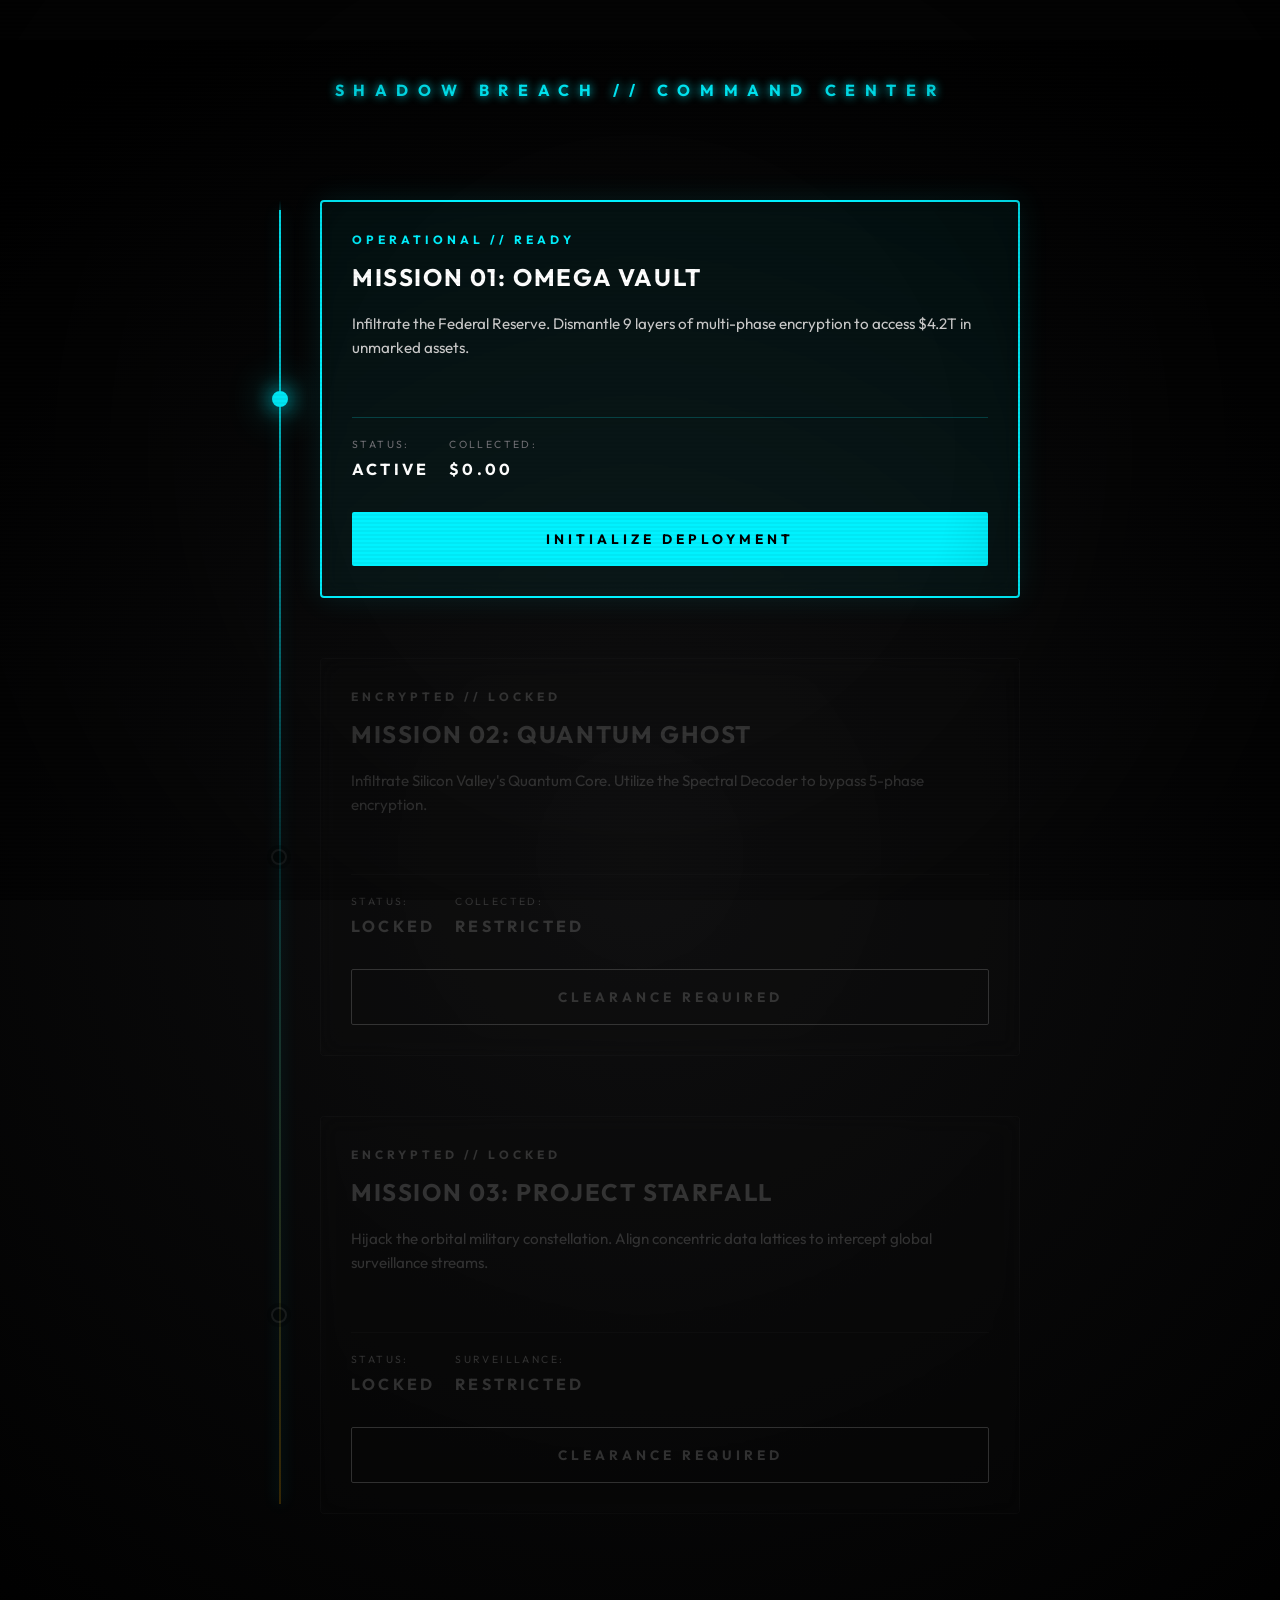
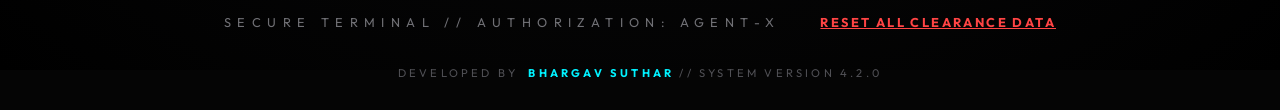
<file: index.html>
<!DOCTYPE html>
<html lang="en">

<head>
    <meta charset="UTF-8">
    <meta name="viewport" content="width=device-width, initial-scale=1.0">
    <title>SHADOW BREACH // ULTIMATE TERMINAL BYPASS</title>

    <!-- SEO Meta Tags -->
    <meta name="description"
        content="Infiltrate the most secure networks on the planet. Bypass Omega Vaults, Quantum Cores, and Orbital Lattices in this high-intensity hacking simulator.">
    <meta name="keywords" content="shadow breach, hacking simulator, terminal game, cyberpunk, decryption, puzzle game">
    <meta name="author" content="Bhargav Suthar">

    <!-- Open Graph / Facebook -->
    <meta property="og:type" content="website">
    <meta property="og:url" content="https://shadow-breach.vercel.app/">
    <meta property="og:title" content="SHADOW BREACH // ULTIMATE TERMINAL BYPASS">
    <meta property="og:description"
        content="The world's most secure networks are vulnerable. Can you exfiltrate the data?">
    <meta property="og:image" content="https://shadow-breach.vercel.app/og-preview.png">

    <!-- Twitter -->
    <meta property="twitter:card" content="summary_large_image">
    <meta property="twitter:url" content="https://shadow-breach.vercel.app/">
    <meta property="twitter:title" content="SHADOW BREACH // ULTIMATE TERMINAL BYPASS">
    <meta property="twitter:description"
        content="The world's most secure networks are vulnerable. Can you exfiltrate the data?">
    <meta property="twitter:image" content="https://shadow-breach.vercel.app/og-preview.png">

    <link rel="stylesheet" href="style.css">
    <link rel="preconnect" href="https://fonts.googleapis.com">
    <link rel="preconnect" href="https://fonts.gstatic.com" crossorigin>
    <link rel="icon" type="image/png" href="favicon.png">
    <link rel="apple-touch-icon" href="favicon.png">
    <style>
        :root {
            --accent-cyan: #00f2ff;
            --text-dim: #707075;
            --bg-black: #020203;
        }
    </style>
    <link href="https://fonts.googleapis.com/css2?family=Outfit:wght@200;300;400;700&display=swap" rel="stylesheet">
</head>

<body>
    <!-- Mobile Optimization Warning -->
    <div id="mobile-warning">
        <div class="warning-content">
            <div class="warning-icon">⚠</div>
            <div class="warning-header">SYSTEM ALERT: HARDWARE MISMATCH</div>
            <div class="warning-text">
                Shadow Breach is a high-intensity terminal simulator optimized for
                <span class="highlight">Laptop & Desktop</span> displays.
            </div>
            <div class="warning-subtext">
                Mobile experience may be degraded. For optimal decryption performance,
                please switch to a larger terminal.
            </div>
            <button id="close-warning">INITIATE DESPITE RISKS</button>
        </div>
    </div>

    <h1
        style="position: absolute; width: 1px; height: 1px; padding: 0; margin: -1px; overflow: hidden; clip: rect(0, 0, 0, 0); border: 0;">
        SHADOW BREACH // ULTIMATE TERMINAL BYPASS</h1>

    <!-- Mission Hub // Command Center -->
    <div id="mission-briefing" class="active">

        <!-- STATE 01: CAMPAIGN HUB -->
        <div id="campaign-hub" style="max-width: 1000px; width: 100%; display: block; margin: 0 auto;">
            <div class="briefing-header"
                style="text-align: center; font-size: 1rem; letter-spacing: 0.6rem; margin-bottom: 60px; color: var(--accent-cyan); font-weight: 700;">
                SHADOW BREACH // COMMAND CENTER</div>

            <div id="campaign-grid" class="campaign-grid"
                style="display: flex; flex-direction: column; gap: 60px; margin-bottom: 60px;">
                <!-- Mission 01 Card -->
                <div class="mission-card" id="card-m1"
                    style="background: rgba(0, 242, 255, 0.05); border: 2px solid var(--accent-cyan); padding: 30px; border-radius: 4px; position: relative; transition: all 0.3s ease; box-shadow: 0 0 30px rgba(0, 242, 255, 0.1);">
                    <div class="label" id="label-m1"
                        style="color: var(--accent-cyan); font-size: 0.75rem; letter-spacing: 0.25rem; margin-bottom: 15px; font-weight: 700;">
                        OPERATIONAL // READY</div>
                    <h2
                        style="font-size: 1.5rem; margin-bottom: 20px; letter-spacing: 0.1rem; color: #fff; font-weight: 700;">
                        MISSION 01: OMEGA VAULT</h2>
                    <p
                        style="font-size: 0.95rem; color: #ccc; margin-bottom: 25px; line-height: 1.6; height: 5rem; overflow: hidden;">
                        Infiltrate the Federal Reserve. Dismantle 9 layers of multi-phase encryption to access $4.2T in
                        unmarked assets.</p>
                    <div class="mission-info"
                        style="display: flex; gap: 20px; border-top: 1px solid rgba(0, 242, 255, 0.2); padding-top: 20px; margin-bottom: 25px;">
                        <div class="stat"><span
                                style="display:block; font-size: 0.65rem; color: var(--text-dim); letter-spacing: 0.15rem; margin-bottom: 8px;">STATUS:</span>
                            <span id="status-m1" style="color: #fff; font-size: 1rem; font-weight: 700;">ACTIVE</span>
                        </div>
                        <div class="stat"><span
                                style="display:block; font-size: 0.65rem; color: var(--text-dim); letter-spacing: 0.15rem; margin-bottom: 8px;">COLLECTED:</span>
                            <span id="result-m1" style="color: #fff; font-size: 1rem; font-weight: 700;">$0.00</span>
                        </div>
                    </div>
                    <button id="open-briefing-m1"
                        style="width: 100%; padding: 18px; background: var(--accent-cyan); color: #000; border: none; font-family: inherit; font-weight: 700; font-size: 0.85rem; letter-spacing: 0.25rem; cursor: pointer; text-transform: uppercase; border-radius: 2px;">INITIALIZE
                        DEPLOYMENT</button>
                </div>

                <!-- Mission 02 Card -->
                <div class="mission-card locked" id="card-m2"
                    style="background: rgba(255, 255, 255, 0.02); border: 1px solid rgba(255, 255, 255, 0.05); padding: 30px; border-radius: 4px; position: relative; opacity: 0.4; filter: grayscale(1); transition: all 0.5s ease;">
                    <div class="label" id="label-m2"
                        style="color: var(--text-dim); font-size: 0.75rem; letter-spacing: 0.25rem; margin-bottom: 15px; font-weight: 700;">
                        ENCRYPTED // LOCKED</div>
                    <h2
                        style="font-size: 1.5rem; margin-bottom: 20px; letter-spacing: 0.1rem; color: var(--text-dim); font-weight: 700;">
                        MISSION 02: QUANTUM GHOST</h2>
                    <p
                        style="font-size: 0.95rem; color: var(--text-dim); margin-bottom: 25px; line-height: 1.6; height: 5rem; overflow: hidden;">
                        Infiltrate Silicon Valley's Quantum Core. Utilize the Spectral Decoder to bypass 5-phase
                        encryption.</p>
                    <div class="mission-info"
                        style="display: flex; gap: 20px; border-top: 1px solid rgba(255, 255, 255, 0.05); padding-top: 20px; margin-bottom: 25px;">
                        <div class="stat"><span
                                style="display:block; font-size: 0.65rem; color: var(--text-dim); letter-spacing: 0.15rem; margin-bottom: 8px;">STATUS:</span>
                            <span id="status-m2"
                                style="color: var(--text-dim); font-size: 1rem; font-weight: 700;">LOCKED</span>
                        </div>
                        <div class="stat"><span
                                style="display:block; font-size: 0.65rem; color: var(--text-dim); letter-spacing: 0.15rem; margin-bottom: 8px;">COLLECTED:</span>
                            <span id="result-m2"
                                style="color: var(--text-dim); font-size: 1rem; font-weight: 700;">RESTRICTED</span>
                        </div>
                    </div>
                    <a id="link-m2" href="javascript:void(0)"
                        style="width: 100%; text-decoration: none; cursor: not-allowed; display: block;">
                        <button type="button" id="btn-m2" disabled
                            style="width: 100%; border: 1px solid var(--text-dim); background: transparent; color: var(--text-dim); padding: 18px; font-family: inherit; font-weight: 700; font-size: 0.85rem; letter-spacing: 0.25rem; cursor: not-allowed; text-transform: uppercase; border-radius: 2px;">CLEARANCE
                            REQUIRED</button>
                    </a>
                </div>

                <!-- Mission 03 Card -->
                <div class="mission-card locked" id="card-m3"
                    style="background: rgba(255, 255, 255, 0.02); border: 1px solid rgba(255, 255, 255, 0.05); padding: 30px; border-radius: 4px; position: relative; opacity: 0.4; filter: grayscale(1); transition: all 0.5s ease;">
                    <div class="label" id="label-m3"
                        style="color: var(--text-dim); font-size: 0.75rem; letter-spacing: 0.25rem; margin-bottom: 15px; font-weight: 700;">
                        ENCRYPTED // LOCKED</div>
                    <h2
                        style="font-size: 1.5rem; margin-bottom: 20px; letter-spacing: 0.1rem; color: var(--text-dim); font-weight: 700;">
                        MISSION 03: PROJECT STARFALL</h2>
                    <p
                        style="font-size: 0.95rem; color: var(--text-dim); margin-bottom: 25px; line-height: 1.6; height: 5rem; overflow: hidden;">
                        Hijack the orbital military constellation. Align concentric data lattices to intercept global
                        surveillance streams.</p>
                    <div class="mission-info"
                        style="display: flex; gap: 20px; border-top: 1px solid rgba(255, 255, 255, 0.05); padding-top: 20px; margin-bottom: 25px;">
                        <div class="stat"><span
                                style="display:block; font-size: 0.65rem; color: var(--text-dim); letter-spacing: 0.15rem; margin-bottom: 8px;">STATUS:</span>
                            <span id="status-m3"
                                style="color: var(--text-dim); font-size: 1rem; font-weight: 700;">LOCKED</span>
                        </div>
                        <div class="stat"><span
                                style="display:block; font-size: 0.65rem; color: var(--text-dim); letter-spacing: 0.15rem; margin-bottom: 8px;">SURVEILLANCE:</span>
                            <span id="result-m3"
                                style="color: var(--text-dim); font-size: 1rem; font-weight: 700;">RESTRICTED</span>
                        </div>
                    </div>
                    <a id="link-m3" href="javascript:void(0)"
                        style="text-decoration: none; cursor: not-allowed; display: block;">
                        <button id="btn-m3" disabled
                            style="width: 100%; padding: 18px; background: transparent; color: var(--text-dim); border: 1px solid var(--text-dim); font-family: inherit; font-weight: 700; font-size: 0.85rem; letter-spacing: 0.25rem; cursor: not-allowed; text-transform: uppercase; border-radius: 2px;">CLEARANCE
                            REQUIRED</button>
                    </a>
                </div>
            </div>

            <div style="text-align: center; display: flex; justify-content: center; gap: 40px;">
                <div
                    style="color: var(--text-dim); font-size: 0.8rem; letter-spacing: 0.4rem; text-transform: uppercase;">
                    SECURE TERMINAL // AUTHORIZATION: AGENT-X
                </div>
                <div id="reset-progress"
                    style="color: #ff4444; font-size: 0.8rem; letter-spacing: 0.15rem; cursor: pointer; text-decoration: underline; font-weight: 700;">
                    RESET ALL CLEARANCE DATA</div>
            </div>
        </div>

        <!-- STATE 02: CINEMATIC MISSION BRIEFING -->
        <div id="mission-intro-m1" style="max-width: 900px; width: 100%; display: none;">
            <div class="briefing-header"
                style="font-size: 1rem; letter-spacing: 0.6rem; color: var(--accent-cyan); margin-bottom: 40px; font-weight: 700;">
                INCOMING TRANSMISSION // OMEGA VAULT</div>
            <div class="briefing-body" style="margin-bottom: 60px;">
                <p class="typewriter" style="font-size: 1.4rem;">AGENT, YOUR OBJECTIVE IS THE FEDERAL RESERVE OMEGA
                    VAULT.</p>
                <p class="typewriter delay-1" style="font-size: 1.4rem;">WE HAVE BORED A HOLE INTO THE EXTERIOR
                    FIREWALL.</p>
                <p class="typewriter delay-2" style="font-size: 1.4rem;">9 LAYERS OF MULTI-PHASE ENCRYPTION REMAIN.</p>
                <p class="typewriter delay-3" style="font-size: 1.4rem;">OPERATIONAL WINDOW: <span class="highlight">300
                        SECONDS</span>.</p>

                <div class="mission-stats"
                    style="display: grid; grid-template-columns: repeat(3, 1fr); gap: 30px; margin-top: 50px; padding-top: 50px; border-top: 1px solid #2a2a2c; opacity: 0; animation: fade-in 1s ease forwards; animation-delay: 9s;">
                    <div class="stat"><span
                            style="display:block; font-size: 0.85rem; color: var(--text-dim); margin-bottom: 10px; letter-spacing: 0.2rem;">TARGET:</span>
                        <span style="font-weight: 700; font-size: 1.3rem; color: #fff;">FEDERAL RESERVE</span>
                    </div>
                    <div class="stat"><span
                            style="display:block; font-size: 0.85rem; color: var(--text-dim); margin-bottom: 10px; letter-spacing: 0.2rem;">PROTOCOLS:</span>
                        <span style="font-weight: 700; font-size: 1.3rem; color: #fff;">9-LAYER STACK</span>
                    </div>
                    <div class="stat"><span
                            style="display:block; font-size: 0.85rem; color: var(--text-dim); margin-bottom: 10px; letter-spacing: 0.2rem;">LOOT:</span>
                        <span style="font-weight: 700; font-size: 1.3rem; color: #fff;">$4.2T ASSETS</span>
                    </div>
                </div>
            </div>
            <div
                style="display: flex; gap: 30px; opacity: 0; animation: fade-in 1s ease forwards; animation-delay: 10.5s;">
                <button id="accept-mission-btn"
                    style="flex: 2; padding: 25px; background: var(--accent-cyan); color: #000; border: none; font-family: inherit; font-weight: 700; font-size: 1.2rem; letter-spacing: 0.3rem; cursor: pointer; text-transform: uppercase;">INITIALIZE
                    BREACH</button>
                <button id="back-to-hub"
                    style="flex: 1; padding: 25px; background: transparent; color: var(--text-dim); border: 2px solid #2a2a2c; font-family: inherit; font-weight: 700; font-size: 1.2rem; letter-spacing: 0.2rem; cursor: pointer; text-transform: uppercase;">ABORT</button>
            </div>
        </div>

        <div class="tactical-footer">
            DEVELOPED BY <a href="https://www.linkedin.com/in/bhargav-suthar/" target="_blank">BHARGAV SUTHAR</a> //
            SYSTEM VERSION 4.2.0
        </div>
    </div>

    <div id="terminal-housing" style="display: none;">
        <!-- Top Info HUD -->
        <div id="hud-top">
            <div class="hud-item">
                <span class="label">LEVEL</span>
                <span id="level-val">1</span>
            </div>
            <div class="hud-item">
                <span class="label">SECURE TRIALS</span>
                <span id="lives-val">3</span>
            </div>
            <div class="hud-item">
                <span class="label">TIME</span>
                <span id="timer-val">00:00</span>
            </div>
        </div>

        <div id="dial-frame">
            <canvas id="lockCanvas"></canvas>

            <!-- Central Management Console -->
            <div id="status-container">
                <div id="lock-header">BREACH STATUS</div>
                <div id="lock-state">LOCKED</div>
                <div id="progress-track">
                    <!-- Progress slots will be injected by JS -->
                </div>
            </div>
        </div>

        <div id="instruction">HOLD STEADY. PRESS [ SPACE ] AT INTERSECTION.</div>

        <!-- SYSTEM CONTROLS -->
        <div id="system-controls">
            <button id="pause-btn" class="ctrl-btn">PAUSE</button>
            <button id="restart-btn" class="ctrl-btn">RESTART LAYER</button>
            <button id="reset-all-btn" class="ctrl-btn danger">FACTORY RESET</button>
        </div>
    </div>

    <!-- Celebration Layer -->
    <canvas id="celebration-canvas"></canvas>

    <div id="overlay">
        <div class="modal">
            <div id="modal-decor"></div>
            <h1 id="modal-title">ACCESS GRANTED</h1>
            <p id="modal-msg">Sector decrypted. Ready for next layer.</p>
            <div id="loot-status"></div>
            <button id="modal-btn">PROCEED</button>
        </div>
    </div>

    <script src="sound.js"></script>
    <script src="game.js"></script>
    <script>
        // UI Navigation Logic
        const campaignHub = document.getElementById('campaign-hub');
        const missionIntro = document.getElementById('mission-intro-m1');
        const terminalHousing = document.getElementById('terminal-housing');

        // First Interaction Audio Unlock
        document.addEventListener('click', () => {
            if (typeof SFX !== 'undefined') SFX.startAmbient();
        }, { once: true });

        document.getElementById('open-briefing-m1').addEventListener('click', () => {
            campaignHub.style.display = 'none';
            missionIntro.style.display = 'block';
            // Re-trigger typewriter animation
            const paras = missionIntro.querySelectorAll('.typewriter');
            paras.forEach(p => {
                p.style.animation = 'none';
                p.offsetHeight; // trigger reflow
                p.style.animation = null;
            });

            // Trigger typing sounds
            if (typeof SFX !== 'undefined') {
                paras.forEach((p, index) => {
                    // Delay start based on css animation delay (approx 2.5s per line)
                    const delay = index * 2500;
                    setTimeout(() => {
                        let clicks = 0;
                        const interval = setInterval(() => {
                            SFX.playTypingSound();
                            clicks++;
                            if (clicks > 25) clearInterval(interval); // Stop after approx line length
                        }, 80);
                    }, delay);
                });
            }
        });

        document.getElementById('back-to-hub').addEventListener('click', () => {
            campaignHub.style.display = 'block';
            missionIntro.style.display = 'none';
        });

        // The game.js handles #accept-mission-btn which hides the overlay and starts game
        const originalAcceptBtn = document.getElementById('accept-mission-btn');
        originalAcceptBtn.addEventListener('click', () => {
            terminalHousing.style.display = 'flex';
        });

        // Mission Hub Progression Logic
        function syncMissionHub() {
            const m1_complete = localStorage.getItem('m1_cleared') === 'true';
            const m2_complete = localStorage.getItem('m2_cleared') === 'true';
            const m3_complete = localStorage.getItem('m3_cleared') === 'true';

            if (m1_complete) {
                // Update Mission 1 Card
                document.getElementById('status-m1').innerText = 'SECURED';
                document.getElementById('status-m1').style.color = 'var(--accent-cyan)';
                document.getElementById('result-m1').innerText = '$4.2T EXFILTRATED';
                document.getElementById('result-m1').style.color = 'var(--accent-cyan)';
                document.getElementById('label-m1').innerText = 'MISSION COMPLETE';
                document.getElementById('label-m1').style.color = 'var(--accent-cyan)';
                document.getElementById('card-m1').style.borderColor = 'rgba(0, 242, 255, 0.4)';
                document.getElementById('card-m1').style.background = 'rgba(255, 255, 255, 0.03)';

                // Unlock Mission 2
                const m2Card = document.getElementById('card-m2');
                const m2Link = document.getElementById('link-m2');
                const m2Btn = document.getElementById('btn-m2');
                const m2Label = document.getElementById('label-m2');

                m2Card.style.opacity = '1';
                m2Card.style.filter = 'none';
                m2Card.style.border = '2px solid var(--accent-cyan)';
                m2Card.style.background = 'rgba(0, 242, 255, 0.05)';
                m2Card.style.boxShadow = '0 0 30px rgba(0, 242, 255, 0.1)';

                m2Label.innerText = 'CLEARANCE GRANTED';
                m2Label.style.color = 'var(--accent-cyan)';

                document.getElementById('status-m2').innerText = 'AVAILABLE';
                document.getElementById('status-m2').style.color = '#fff';
                document.getElementById('result-m2').innerText = 'AWAITING DEPLOYMENT';
                document.getElementById('result-m2').style.color = '#fff';

                m2Card.querySelectorAll('h2, p').forEach(el => el.style.color = el.tagName === 'H2' ? '#fff' : '#ccc');

                m2Btn.disabled = false;
                m2Btn.style.background = 'var(--accent-cyan)';
                m2Btn.style.color = '#000';
                m2Btn.style.border = 'none';
                m2Btn.style.cursor = 'pointer';
                m2Btn.innerText = 'INITIALIZE BREACH';
                m2Link.href = 'quantum.html';
                m2Link.style.cursor = 'pointer';
            }

            if (m2_complete) {
                document.getElementById('status-m2').innerText = 'BREACHED';
                document.getElementById('status-m2').style.color = 'var(--accent-cyan)';
                document.getElementById('result-m2').innerText = 'QUANTUM CORE SECURED';
                document.getElementById('result-m2').style.color = 'var(--accent-cyan)';
                document.getElementById('label-m2').innerText = 'MISSION COMPLETE';

                // Unlock Mission 3
                const m3Card = document.getElementById('card-m3');
                const m3Link = document.getElementById('link-m3');
                const m3Btn = document.getElementById('btn-m3');
                const m3Label = document.getElementById('label-m3');

                m3Card.style.opacity = '1';
                m3Card.style.filter = 'none';
                m3Card.style.border = '2px solid #ffb400';
                m3Card.style.background = 'rgba(255, 180, 0, 0.05)';
                m3Card.style.boxShadow = '0 0 30px rgba(255, 180, 0, 0.1)';

                m3Label.innerText = 'CLEARANCE GRANTED';
                m3Label.style.color = '#ffb400';

                document.getElementById('status-m3').innerText = 'AVAILABLE';
                document.getElementById('status-m3').style.color = '#fff';
                document.getElementById('result-m3').innerText = 'AWAITING SYNC';
                document.getElementById('result-m3').style.color = '#fff';

                m3Card.querySelectorAll('h2, p').forEach(el => el.style.color = el.tagName === 'H2' ? '#fff' : '#ccc');

                m3Btn.disabled = false;
                m3Btn.style.background = '#ffb400';
                m3Btn.style.color = '#000';
                m3Btn.style.border = 'none';
                m3Btn.style.cursor = 'pointer';
                m3Btn.innerText = 'INITIALIZE ORBITAL SYNC';
                m3Link.href = 'starfall.html';
                m3Link.style.cursor = 'pointer';
            }

            if (m3_complete) {
                document.getElementById('status-m3').innerText = 'HIJACKED';
                document.getElementById('status-m3').style.color = '#ffb400';
                document.getElementById('result-m3').innerText = 'SURVEILLANCE SECURED';
                document.getElementById('result-m3').style.color = '#ffb400';
                document.getElementById('label-m3').innerText = 'MISSION COMPLETE';
            }
        }

        document.getElementById('reset-progress').addEventListener('click', () => {
            if (confirm('Are you sure you want to RE-LOCK all missions?')) {
                localStorage.removeItem('m1_cleared');
                localStorage.removeItem('m2_cleared');
                localStorage.removeItem('m3_cleared');
                location.reload();
            }
        });

        // Initial sync
        syncMissionHub();
        // Keep synced
        setInterval(syncMissionHub, 2000);

        // Global Button Sound
        document.addEventListener('click', (e) => {
            if (e.target.tagName === 'BUTTON' || e.target.closest('button')) {
                if (typeof SFX !== 'undefined') SFX.playClick();
                // Screen shake on critical buttons
                if (e.target.classList.contains('danger')) {
                    document.body.classList.add('screen-shake');
                    setTimeout(() => document.body.classList.remove('screen-shake'), 400);
                }
            }
        });
        // Mobile Warning Close Logic
        const closeWarningBtn = document.getElementById('close-warning');
        if (closeWarningBtn) {
            closeWarningBtn.addEventListener('click', () => {
                document.getElementById('mobile-warning').style.display = 'none';
            });
        }
    </script>

    <!-- Buy Me a Coffee Widget-->
    <script data-name="BMC-Widget" data-cfasync="false" src="https://cdnjs.buymeacoffee.com/1.0.0/widget.prod.min.js"
        data-id="bhargav1997" data-description="Support me on Buy me a coffee!" data-message="" data-color="#26B0A1"
        data-position="Right" data-x_margin="18" data-y_margin="18" defer></script>
</body>

</html>
</file>
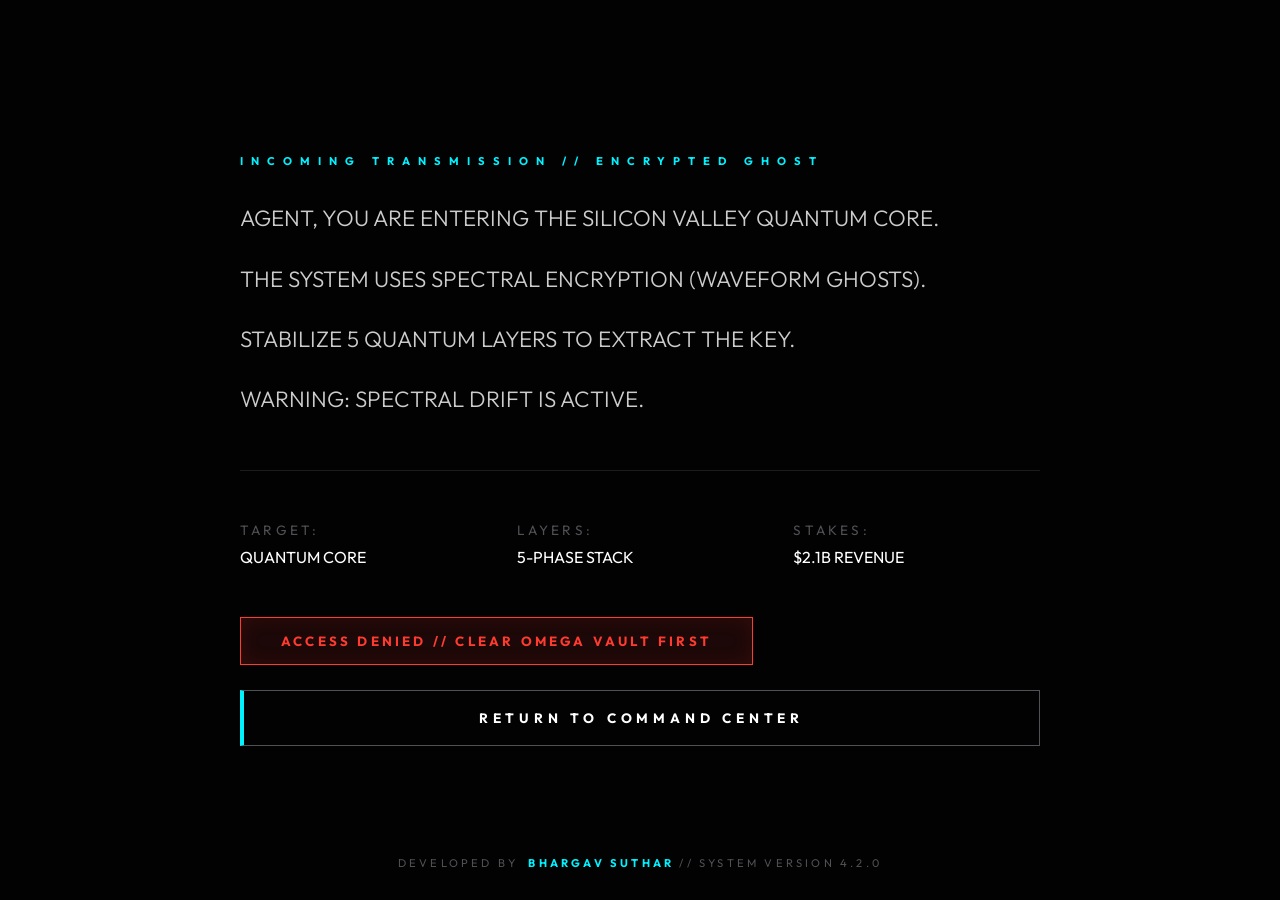
<file: quantum.html>
<!DOCTYPE html>
<html lang="en">

<head>
    <meta charset="UTF-8">
    <meta name="viewport" content="width=device-width, initial-scale=1.0">
    <title>SHADOW BREACH // QUANTUM GHOST</title>
    <link rel="stylesheet" href="quantum.css">
    <link rel="preconnect" href="https://fonts.googleapis.com">
    <link rel="preconnect" href="https://fonts.gstatic.com" crossorigin>
    <link rel="icon" type="image/png" href="favicon.png">
    <link
        href="https://fonts.googleapis.com/css2?family=Outfit:wght@200;400;700&family=JetBrains+Mono:wght@100;400&display=swap"
        rel="stylesheet">
</head>

<body>
    <!-- Mobile Optimization Warning -->
    <div id="mobile-warning">
        <div class="warning-content">
            <div class="warning-icon">⚠</div>
            <div class="warning-header">SYSTEM ALERT: HARDWARE MISMATCH</div>
            <div class="warning-text">
                Shadow Breach is a high-intensity terminal simulator optimized for
                <span class="highlight">Laptop & Desktop</span> displays.
            </div>
            <div class="warning-subtext">
                Mobile experience may be degraded. For optimal decryption performance,
                please switch to a larger terminal.
            </div>
            <button id="close-warning">INITIATE DESPITE RISKS</button>
        </div>
    </div>

    <div id="mission-briefing" class="active">
        <div class="briefing-content">
            <div class="briefing-header">INCOMING TRANSMISSION // ENCRYPTED GHOST</div>
            <div class="briefing-body">
                <p class="typewriter">AGENT, YOU ARE ENTERING THE SILICON VALLEY QUANTUM CORE.</p>
                <p class="typewriter delay-1">THE SYSTEM USES SPECTRAL ENCRYPTION (WAVEFORM GHOSTS).</p>
                <p class="typewriter delay-2">STABILIZE 5 QUANTUM LAYERS TO EXTRACT THE KEY.</p>
                <p class="typewriter delay-3">WARNING: SPECTRAL DRIFT IS ACTIVE.</p>
                <div class="mission-stats">
                    <div class="stat"><span>TARGET:</span> QUANTUM CORE</div>
                    <div class="stat"><span>LAYERS:</span> 5-PHASE STACK</div>
                    <div class="stat"><span>STAKES:</span> $2.1B REVENUE</div>
                </div>
            </div>
            <button id="accept-mission-btn">INITIALIZE QUANTUM SYNC</button>
        </div>
        <div class="tactical-footer">
            DEVELOPED BY <a href="https://www.linkedin.com/in/bhargav-suthar/" target="_blank">BHARGAV SUTHAR</a> //
            SYSTEM VERSION 4.2.0
        </div>
    </div>

    <div id="quantum-hud">
        <div class="hud-group">
            <span class="label">MISSION</span>
            <span class="value">QUANTUM GHOST</span>
        </div>
        <div class="hud-group">
            <span class="label">PROGRESS</span>
            <span id="phase-val" class="value">PHASE 01 / 05</span>
        </div>
        <div class="hud-group">
            <span class="label">SYNC STABILITY</span>
            <span id="sync-val" class="value">0%</span>
        </div>
        <div class="hud-group">
            <span class="label">TIME</span>
            <span id="timer-val" class="value">05:00</span>
        </div>
    </div>

    <div id="decoder-container">
        <canvas id="spectralCanvas"></canvas>

        <div id="wave-controls">
            <div class="control-group">
                <label>AMPLITUDE [W/S]</label>
                <div class="meter-track">
                    <div id="amp-meter" class="meter-fill" style="width: 50%"></div>
                </div>
            </div>
            <div class="control-group">
                <label>FREQUENCY [A/D]</label>
                <div class="meter-track">
                    <div id="freq-meter" class="meter-fill" style="width: 50%"></div>
                </div>
            </div>
            <div class="control-group">
                <label>PHASE [Q/E]</label>
                <div class="meter-track">
                    <div id="phase-meter" class="meter-fill" style="width: 50%"></div>
                </div>
            </div>
        </div>
    </div>

    <div id="status-display">
        <div id="instruction">MATCH SPECTRAL SIGNATURE TO BYPASS QUANTUM ENCRYPTION.</div>
        <div id="breach-status">INITIALIZING...</div>
    </div>

    <canvas id="celebration-canvas"></canvas>

    <div id="overlay">
        <div class="modal">
            <h1 id="modal-title">ACCESS GRANTED</h1>
            <p id="modal-msg">Quantum key extracted. Ready for next sequence.</p>
            <div id="loot-status"></div>
            <button id="modal-btn">NEXT PHASE</button>
            <button onclick="window.location.href='index.html'" class="secondary">RETURN TO HUB</button>
        </div>
    </div>

    <script src="sound.js"></script>
    <script src="quantum.js"></script>
    <script>
        // Mobile Warning Close Logic
        const closeWarningBtn = document.getElementById('close-warning');
        if (closeWarningBtn) {
            closeWarningBtn.addEventListener('click', () => {
                document.getElementById('mobile-warning').style.display = 'none';
            });
        }

        // Access Control Logic
        const acceptBtn = document.getElementById('accept-mission-btn');
        const m1Cleared = localStorage.getItem('m1_cleared') === 'true';

        if (!m1Cleared) {
            acceptBtn.disabled = true;
            acceptBtn.innerText = "ACCESS DENIED // CLEAR OMEGA VAULT FIRST";
            acceptBtn.classList.add('btn-locked');

            // Add premium return button
            const returnBtn = document.createElement('button');
            returnBtn.innerText = "RETURN TO COMMAND CENTER";
            returnBtn.className = "btn-return-hub";
            returnBtn.onclick = () => window.location.href = 'index.html';
            acceptBtn.parentNode.appendChild(returnBtn);
        }
    </script>
</body>

</html>
</file>
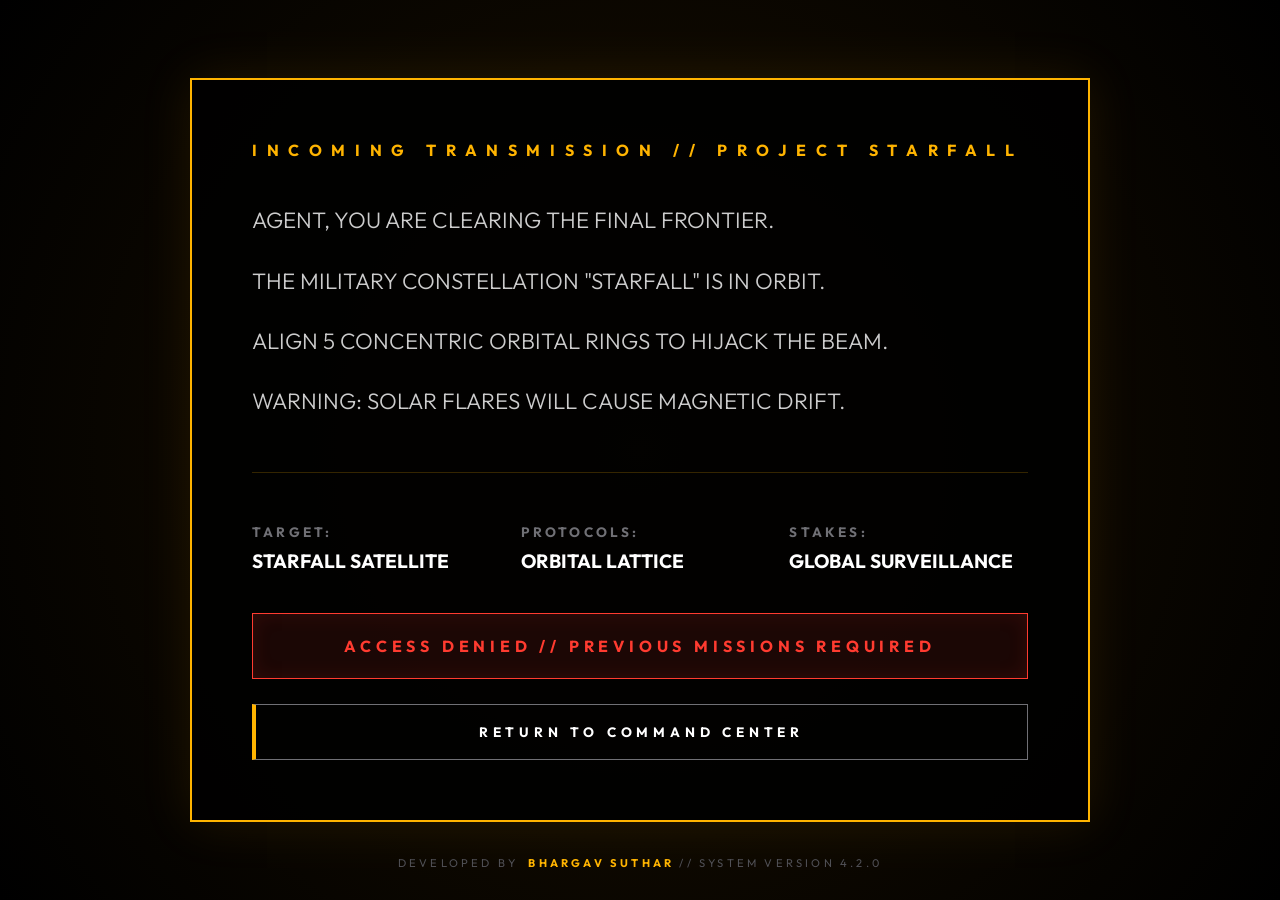
<file: starfall.html>
<!DOCTYPE html>
<html lang="en">

<head>
    <meta charset="UTF-8">
    <meta name="viewport" content="width=device-width, initial-scale=1.0">
    <title>SHADOW BREACH // PROJECT STARFALL</title>
    <link rel="stylesheet" href="starfall.css">
    <link rel="preconnect" href="https://fonts.googleapis.com">
    <link rel="preconnect" href="https://fonts.gstatic.com" crossorigin>
    <link rel="icon" type="image/png" href="favicon.png">
    <link
        href="https://fonts.googleapis.com/css2?family=Outfit:wght@200;400;700&family=JetBrains+Mono:wght@100;400&display=swap"
        rel="stylesheet">
</head>

<body>
    <!-- Mobile Optimization Warning -->
    <div id="mobile-warning">
        <div class="warning-content">
            <div class="warning-icon">⚠</div>
            <div class="warning-header">SYSTEM ALERT: HARDWARE MISMATCH</div>
            <div class="warning-text">
                Shadow Breach is a high-intensity terminal simulator optimized for
                <span class="highlight">Laptop & Desktop</span> displays.
            </div>
            <div class="warning-subtext">
                Mobile experience may be degraded. For optimal decryption performance,
                please switch to a larger terminal.
            </div>
            <button id="close-warning">INITIATE DESPITE RISKS</button>
        </div>
    </div>

    <div id="mission-briefing" class="active">
        <div class="briefing-content">
            <div class="briefing-header">INCOMING TRANSMISSION // PROJECT STARFALL</div>
            <div class="briefing-body">
                <p class="typewriter">AGENT, YOU ARE CLEARING THE FINAL FRONTIER.</p>
                <p class="typewriter delay-1">THE MILITARY CONSTELLATION "STARFALL" IS IN ORBIT.</p>
                <p class="typewriter delay-2">ALIGN 5 CONCENTRIC ORBITAL RINGS TO HIJACK THE BEAM.</p>
                <p class="typewriter delay-3">WARNING: SOLAR FLARES WILL CAUSE MAGNETIC DRIFT.</p>
                <div class="mission-stats">
                    <div class="stat"><span>TARGET:</span> STARFALL SATELLITE</div>
                    <div class="stat"><span>PROTOCOLS:</span> ORBITAL LATTICE</div>
                    <div class="stat"><span>STAKES:</span> GLOBAL SURVEILLANCE</div>
                </div>
            </div>
            <button id="accept-mission-btn">INITIALIZE ORBITAL SYNC</button>
        </div>
        <div class="tactical-footer">
            DEVELOPED BY <a href="https://www.linkedin.com/in/bhargav-suthar/" target="_blank">BHARGAV SUTHAR</a> //
            SYSTEM VERSION 4.2.0
        </div>
    </div>

    <div id="starfall-hud">
        <div class="hud-group">
            <span class="label">MISSION</span>
            <span class="value">PROJECT STARFALL</span>
        </div>
        <div class="hud-group">
            <span class="label">ALIGNMENT</span>
            <span id="sync-val" class="value">0%</span>
        </div>
        <div class="hud-group">
            <span class="label">TIME LEFT</span>
            <span id="timer-val" class="value">05:00</span>
        </div>
    </div>

    <div id="orbital-container">
        <canvas id="starfallCanvas"></canvas>
        <div id="flare-warning">SOLAR FLARE DETECTED // MAGNETIC DRIFT ACTIVE</div>
    </div>

    <div id="status-display">
        <div id="instruction">ROTATE RINGS [1-5] USING [A/D] TO ALIGN THE POWER LATTICE.</div>
        <div id="alignment-status">LATTICE: DISCONNECTED</div>
    </div>

    <canvas id="celebration-canvas"></canvas>

    <div id="overlay">
        <div class="modal">
            <h1 id="modal-title">SATELLITE HIJACKED</h1>
            <p id="modal-msg">Orbital Lattice Stabilized. Global Surveillance Link established.</p>
            <div id="loot-status"></div>
            <button id="modal-btn">COMMAND COMPLETE</button>
            <button onclick="window.location.href='index.html'" class="secondary">RETURN TO HUB</button>
        </div>
    </div>

    <script src="sound.js"></script>
    <script src="starfall.js"></script>
    <script>
        // Mobile Warning Close Logic
        const closeWarningBtn = document.getElementById('close-warning');
        if (closeWarningBtn) {
            closeWarningBtn.addEventListener('click', () => {
                document.getElementById('mobile-warning').style.display = 'none';
            });
        }

        // Access Control Logic
        const acceptBtn = document.getElementById('accept-mission-btn');
        const m1Cleared = localStorage.getItem('m1_cleared') === 'true';
        const m2Cleared = localStorage.getItem('m2_cleared') === 'true';

        if (!m1Cleared || !m2Cleared) {
            acceptBtn.disabled = true;
            acceptBtn.innerText = "ACCESS DENIED // PREVIOUS MISSIONS REQUIRED";
            acceptBtn.classList.add('btn-locked');

            // Add premium return button
            const returnBtn = document.createElement('button');
            returnBtn.innerText = "RETURN TO COMMAND CENTER";
            returnBtn.className = "btn-return-hub";
            returnBtn.onclick = () => window.location.href = 'index.html';
            acceptBtn.parentNode.appendChild(returnBtn);
        }
    </script>
</body>

</html>
</file>
<file: style.css>
:root {
   --bg-obsidian: #050505;
   --bezel-dark: #1a1a1c;
   --bezel-light: #2c2c2e;
   --accent-cyan: #00d1ff;
   --accent-dim: #004d5e;
   --text-primary: #ffffff;
   --text-secondary: #8e8e93;
   --danger-soft: rgba(255, 61, 61, 0.2);
}

* {
   margin: 0;
   padding: 0;
   box-sizing: border-box;
}

html {
   height: 100%;
   overflow-y: scroll; /* Force vertical scrollbar */
}

body {
   background: var(--bg-obsidian);
   min-height: 100%;
   height: auto;
   font-family: "Outfit", sans-serif;
   color: var(--text-primary);
   position: relative;
   display: block; /* Restore block layout */
   padding: 40px 0;
   overflow-x: hidden;
}

/* Global Polish: Scanlines & Vignette */
body::before {
   content: "";
   position: fixed;
   inset: 0;
   background:
      linear-gradient(rgba(18, 16, 16, 0) 50%, rgba(0, 0, 0, 0.25) 50%),
      linear-gradient(90deg, rgba(255, 0, 0, 0.03), rgba(0, 255, 0, 0.01), rgba(0, 0, 255, 0.03));
   background-size:
      100% 4px,
      3px 100%;
   z-index: 10000;
   pointer-events: none;
   opacity: 0.15;
}

body::after {
   content: "";
   position: fixed;
   inset: 0;
   background: radial-gradient(circle, transparent 40%, rgba(0, 0, 0, 0.8) 150%);
   pointer-events: none;
   z-index: 9999;
}

/* Mission Briefing */
#mission-briefing {
   /* position: relative; */
   inset: 0;
   background: radial-gradient(circle at center, #0f0f10 0%, #000000 100%);
   z-index: 10000;
   display: none;
   justify-content: center;
   align-items: center;
   padding: 40px;
}

#mission-briefing.active {
   display: flex;
}

.briefing-content {
   max-width: 700px;
   width: 100%;
   background: rgba(10, 10, 11, 0.95);
   padding: 60px;
   border: 1px solid #1a1a1c;
   border-top: 4px solid var(--accent-cyan);
   box-shadow: 0 100px 200px rgba(0, 0, 0, 1);
   position: relative;
   overflow: hidden;
}

.briefing-header {
   font-size: 0.7rem;
   letter-spacing: 0.4rem;
   color: var(--accent-cyan);
   margin-bottom: 40px;
   font-weight: 700;
   text-shadow: 0 0 10px var(--accent-cyan);
}

.briefing-body {
   margin-bottom: 50px;
}

.typewriter {
   font-size: 1.4rem;
   font-weight: 300;
   line-height: 1.8;
   margin-bottom: 20px;
   color: #ccc;
   overflow: hidden;
   white-space: nowrap;
   border-right: 3px solid transparent;
   width: 0;
   animation:
      typing 2.5s steps(40, end) forwards,
      blink-caret 0.75s step-end 4; /* Blinks only during typing */
}

.delay-1 {
   animation-delay: 2.5s;
}
.delay-2 {
   animation-delay: 5s;
}
.delay-3 {
   animation-delay: 7.5s;
   width: 0;
}

.highlight {
   color: var(--accent-cyan);
   font-weight: 700;
}

.mission-stats {
   display: grid;
   grid-template-columns: repeat(3, 1fr);
   gap: 20px;
   margin-top: 50px;
   padding-top: 50px;
   border-top: 1px solid #2a2a2c;
   opacity: 0;
   animation: fade-in 1s ease forwards;
   animation-delay: 9s;
}

.stat span {
   display: block;
   font-size: 0.85rem;
   color: var(--text-dim);
   margin-bottom: 8px;
   letter-spacing: 0.2rem;
}

#accept-mission-btn {
   background: var(--accent-cyan);
   color: #000;
   border: none;
   padding: 15px 40px;
   font-family: inherit;
   font-weight: 700;
   letter-spacing: 0.2rem;
   cursor: pointer;
   transition: all 0.3s ease;
   opacity: 1;
}

#accept-mission-btn:hover {
   background: #fff;
   box-shadow: 0 0 30px rgba(255, 255, 255, 0.4);
   transform: translateY(-2px);
}

@keyframes typing {
   from {
      width: 0;
   }
   to {
      width: 100%;
   }
}

@keyframes blink-caret {
   from,
   to {
      border-color: transparent;
   }
   50% {
      border-color: var(--accent-cyan);
   }
}

@keyframes fade-in {
   from {
      opacity: 0;
      transform: translateY(10px);
   }
   to {
      opacity: 1;
      transform: translateY(0);
   }
}

#terminal-housing {
   display: flex;
   flex-direction: column;
   align-items: center;
   gap: 20px;
}

#hud-top {
   width: 600px;
   display: flex;
   justify-content: space-between;
   padding: 0 10px;
}

.hud-item {
   display: flex;
   flex-direction: column;
}

.hud-item .label {
   font-size: 0.6rem;
   letter-spacing: 0.15rem;
   color: var(--text-secondary);
   font-weight: 700;
}

.hud-item span:not(.label) {
   font-size: 1.4rem;
   font-weight: 300;
   color: var(--accent-cyan);
}

#dial-frame {
   position: relative;
   width: 620px;
   height: 620px;
   background: radial-gradient(circle at center, #1c1c1e 0%, #0a0a0b 100%);
   border-radius: 50%;
   display: flex;
   justify-content: center;
   align-items: center;
   border: 2px solid #2c2c2e;
   box-shadow: 0 40px 100px rgba(0, 0, 0, 0.9);
}

#lockCanvas {
   position: absolute;
   top: 50%;
   left: 50%;
   transform: translate(-50%, -50%);
   width: 100%;
   height: 100%;
   pointer-events: none;
}

#status-container {
   z-index: 10;
   text-align: center;
   background: rgba(10, 10, 11, 0.8);
   padding: 30px;
   border-radius: 50%;
   width: 200px;
   height: 200px;
   display: flex;
   flex-direction: column;
   justify-content: center;
   align-items: center;
   backdrop-filter: blur(10px);
   border: 1px solid rgba(255, 255, 255, 0.05);
}

#lock-header {
   font-size: 0.65rem;
   letter-spacing: 0.2rem;
   color: var(--text-secondary);
   margin-bottom: 5px;
}

#lock-state {
   font-size: 1.8rem;
   font-weight: 700;
   letter-spacing: 0.05rem;
   transition: all 0.4s ease;
}

#progress-track {
   display: flex;
   gap: 6px;
   margin-top: 15px;
   min-height: 8px;
}

.p-slot {
   width: 6px;
   height: 6px;
   background: transparent;
   border: 1px solid var(--text-secondary);
   border-radius: 1px;
   transition: all 0.3s ease;
}

.p-slot.cracked {
   background: var(--accent-cyan);
   border-color: var(--accent-cyan);
   box-shadow: 0 0 8px var(--accent-cyan);
}

#instruction {
   font-size: 0.75rem;
   color: var(--text-secondary);
   letter-spacing: 0.1rem;
   opacity: 0.8;
}

#system-controls {
   display: flex;
   gap: 15px;
   margin-top: 30px;
}

.ctrl-btn {
   background: transparent;
   border: 1px solid #3a3a3c;
   color: var(--text-secondary);
   padding: 10px 20px;
   border-radius: 4px;
   font-family: inherit;
   font-size: 0.7rem;
   font-weight: 700;
   letter-spacing: 0.1rem;
   cursor: pointer;
   transition: all 0.2s ease;
}

.ctrl-btn:hover {
   color: #fff;
   border-color: #fff;
   background: rgba(255, 255, 255, 0.05);
}

.ctrl-btn.danger:hover {
   color: #ff3b30;
   border-color: #ff3b30;
   background: rgba(255, 59, 48, 0.1);
}

/* Modals */
#overlay {
   position: absolute;
   inset: 0;
   background: rgba(0, 0, 0, 0.9);
   display: none;
   justify-content: center;
   align-items: center;
   z-index: 100;
}

#overlay.active {
   display: flex;
}

.modal {
   background: var(--bezel-dark);
   padding: 50px;
   border-radius: 20px;
   text-align: center;
   border: 1px solid #3a3a3c;
   max-width: 400px;
   box-shadow: 0 50px 100px rgba(0, 0, 0, 1);
}

.modal h1 {
   font-size: 1.4rem;
   letter-spacing: 0.2rem;
   margin-bottom: 10px;
   color: var(--accent-cyan);
}

.modal p {
   font-size: 0.9rem;
   color: var(--text-secondary);
   margin-bottom: 30px;
   line-height: 1.4;
}

.modal button {
   background: var(--accent-cyan);
   color: #000;
   border: none;
   padding: 12px 30px;
   border-radius: 5px;
   font-weight: 700;
   cursor: pointer;
   font-family: inherit;
   text-transform: uppercase;
   letter-spacing: 0.1rem;
}

.modal button:hover {
   background: #fff;
}

/* Game States */
.failed #lock-state {
   color: #ff3b30;
}
.failed #dial-frame {
   border-color: #ff3b30;
   box-shadow: 0 0 50px rgba(255, 59, 48, 0.4);
   animation: red-flash 0.2s 3;
}

@keyframes red-flash {
   0% {
      background: var(--bg-obsidian);
   }
   50% {
      background: rgba(255, 59, 48, 0.15);
   }
   100% {
      background: var(--bg-obsidian);
   }
}

/* Alarm State for 0 lives */
.critical-failure {
   animation: alarm-red 0.4s infinite !important;
}

@keyframes alarm-red {
   0% {
      background: #000;
   }
   50% {
      background: #500;
   }
   100% {
      background: #000;
   }
}

.exposed #timer-val,
.exposed #lives-val {
   color: #ff3b30 !important;
   text-shadow: 0 0 10px #ff3b30;
}

/* Celebration */
#celebration-canvas {
   position: fixed;
   inset: 0;
   pointer-events: none;
   z-index: 99;
}

#loot-status {
   font-size: 1.2rem;
   font-weight: 700;
   color: #ffcc00;
   margin-top: -10px;
   margin-bottom: 20px;
   text-transform: uppercase;
   letter-spacing: 0.3rem;
   animation: glitch-text 0.5s infinite;
   display: none;
}

#loot-status.active {
   display: block;
}

@keyframes glitch-text {
   0% {
      transform: skew(0deg);
      opacity: 1;
   }
   33% {
      transform: skew(3deg);
      color: #ff00ff;
   }
   66% {
      transform: skew(-3deg);
      color: #00ffff;
   }
   100% {
      transform: skew(0deg);
      opacity: 0.9;
   }
}

#modal-decor {
   width: 80px;
   height: 2px;
   background: var(--accent-cyan);
   margin: 0 auto 20px;
   box-shadow: 0 0 10px var(--accent-cyan);
}

.success #lock-state {
   color: var(--accent-cyan);
   text-shadow: 0 0 15px var(--accent-cyan);
}

/* Tactical Footer */
.tactical-footer {
   position: absolute;
   bottom: 30px;
   left: 0;
   right: 0;
   text-align: center;
   font-size: 0.7rem;
   letter-spacing: 0.2rem;
   color: #505055;
   text-transform: uppercase;
   font-weight: 400;
   pointer-events: auto;
}

.tactical-footer a {
   color: var(--accent-cyan);
   text-decoration: none;
   font-weight: 700;
   transition: all 0.3s ease;
   margin-left: 5px;
}

.tactical-footer a:hover {
   text-shadow: 0 0 10px var(--accent-cyan);
   color: #fff;
}

/* Vertical Mission Path Layout */
/* Hacker Scrollbar */
::-webkit-scrollbar {
   width: 6px;
   background: #050505;
}
::-webkit-scrollbar-track {
   background: #0a0a0b;
   border-left: 1px solid #1a1a1c;
}
::-webkit-scrollbar-thumb {
   background: #333;
   border-radius: 0;
   transition: all 0.3s ease;
}
::-webkit-scrollbar-thumb:hover {
   background: var(--accent-cyan);
   box-shadow: 0 0 15px var(--accent-cyan);
}

/* Vertical Mission Path Layout */
.campaign-grid {
   display: flex;
   flex-direction: column;
   align-items: flex-start;
   gap: 60px;
   position: relative;
   padding: 40px 0 40px 80px; /* Increased lane width to 80px */
   max-width: 800px;
   margin: 0 auto;
}

/* Timeline Connector Line */
.campaign-grid::before {
   content: "";
   position: absolute;
   left: 40px; /* Perfectly centered in the 80px lane */
   top: 50px;
   bottom: 50px;
   width: 2px;
   background: linear-gradient(to bottom, #00f2ff 0%, rgba(0, 242, 255, 0.2) 50%, rgba(255, 180, 0, 0.2) 100%);
   box-shadow: 0 0 15px rgba(0, 242, 255, 0.3); /* Line Glow */
   z-index: 0;
   transform: translateX(-50%);
}

/* Moving Data Pulse */
.campaign-grid::after {
   content: "";
   position: absolute;
   left: 40px;
   width: 2px;
   height: 100px;
   background: linear-gradient(to bottom, transparent, var(--accent-cyan), transparent);
   animation: timeline-pulse 4s infinite linear;
   transform: translateX(-50%);
   z-index: 1;
}

@keyframes timeline-pulse {
   0% {
      top: 40px;
      opacity: 0;
   }
   20% {
      opacity: 1;
   }
   80% {
      opacity: 1;
   }
   100% {
      top: calc(100% - 140px);
      opacity: 0;
   }
}

.mission-card:not(.locked) {
   border: 1px solid rgba(0, 242, 255, 0.3);
   animation: card-pulse 3s infinite ease-in-out;
}

@keyframes card-pulse {
   0%,
   100% {
      box-shadow: 0 0 20px rgba(0, 242, 255, 0.05);
   }
   50% {
      box-shadow: 0 0 40px rgba(0, 242, 255, 0.15);
   }
}

/* Fail Glitch */
.screen-shake {
   animation: shake 0.4s cubic-bezier(0.36, 0.07, 0.19, 0.97) both;
}

@keyframes shake {
   10%,
   90% {
      transform: translate3d(-1px, 0, 0);
   }
   20%,
   80% {
      transform: translate3d(2px, 0, 0);
   }
   30%,
   50%,
   70% {
      transform: translate3d(-4px, 0, 0);
   }
   40%,
   60% {
      transform: translate3d(4px, 0, 0);
   }
}

.mission-card {
   background: rgba(10, 10, 12, 0.6);
   border: 1px solid rgba(255, 255, 255, 0.08);
   padding: 30px;
   border-radius: 4px;
   text-align: left;
   transition: all 0.3s ease;
   cursor: default;
   position: relative;
   width: 100%;
   max-width: 700px;
   z-index: 1;
   backdrop-filter: blur(10px);
}

/* Timeline Node (The Glowing Orb) */
.mission-card::after {
   content: "";
   position: absolute;
   left: -42px; /* 80px padding -> left edge is 80. -40 moves it to 40 (center). */
   top: 50%;
   width: 12px;
   height: 12px;
   background: #000;
   border: 2px solid #333;
   border-radius: 50%;
   transform: translate(-50%, -50%); /* Center the dot on the coordinate */
   z-index: 2;
   transition: all 0.5s ease;
   box-shadow: 0 0 0 4px rgba(0, 0, 0, 0.5); /* Outer spacing ring */
}

/* Active Node Style */
.mission-card:not(.locked)::after {
   border-color: var(--accent-cyan);
   background: var(--accent-cyan);
   box-shadow:
      0 0 20px var(--accent-cyan),
      0 0 40px var(--accent-cyan); /* Intense Glow */
}

/* Gold Node for Mission 3 */
#card-m3:not(.locked)::after {
   border-color: #ffb400;
   background: #ffb400;
   box-shadow:
      0 0 20px #ffb400,
      0 0 40px #ffb400;
}

/* Mobile Warning Overlay */
#mobile-warning {
   position: fixed;
   inset: 0;
   background: var(--bg-obsidian);
   z-index: 20000;
   display: none; /* Hidden by default, shown by media query */
   justify-content: center;
   align-items: center;
   padding: 30px;
   text-align: center;
   backdrop-filter: blur(20px);
}

.warning-content {
   max-width: 400px;
   background: rgba(10, 10, 12, 0.9);
   padding: 40px;
   border: 1px solid var(--bezel-light);
   border-top: 4px solid #ff3b30;
   box-shadow: 0 50px 100px rgba(0, 0, 0, 0.8);
   border-radius: 4px;
}

.warning-icon {
   font-size: 3rem;
   color: #ff3b30;
   margin-bottom: 20px;
   text-shadow: 0 0 20px rgba(255, 59, 48, 0.5);
   animation: pulse 2s infinite;
}

.warning-header {
   font-size: 1.2rem;
   font-weight: 700;
   letter-spacing: 0.2rem;
   color: #fff;
   margin-bottom: 20px;
   text-transform: uppercase;
}

.warning-text {
   font-size: 1rem;
   color: #ccc;
   line-height: 1.6;
   margin-bottom: 15px;
}

.warning-subtext {
   font-size: 0.85rem;
   color: var(--text-secondary);
   line-height: 1.5;
   margin-bottom: 30px;
}

#close-warning {
   width: 100%;
   padding: 15px;
   background: transparent;
   border: 1px solid #ff3b30;
   color: #ff3b30;
   font-family: inherit;
   font-weight: 700;
   letter-spacing: 0.1rem;
   cursor: pointer;
   transition: all 0.3s ease;
   text-transform: uppercase;
}

#close-warning:hover {
   background: #ff3b30;
   color: #000;
   box-shadow: 0 0 20px rgba(255, 59, 48, 0.4);
}

@keyframes pulse {
   0%,
   100% {
      transform: scale(1);
      opacity: 1;
   }
   50% {
      transform: scale(1.1);
      opacity: 0.8;
   }
}

/* Show warning on mobile */
@media (max-width: 1024px) {
   #mobile-warning {
      display: flex;
   }
}
</file>
<file: quantum.css>
:root {
   --bg-black: #020203;
   --quantum-cyan: #00f2ff;
   --quantum-pink: #ff00ea;
   --text-dim: #505055;
   --glass: rgba(10, 10, 15, 0.8);
}

* {
   margin: 0;
   padding: 0;
   box-sizing: border-box;
}

body {
   background: var(--bg-black);
   color: #fff;
   font-family: "Outfit", sans-serif;
   height: 100vh;
   overflow: hidden;
   display: flex;
   flex-direction: column;
   align-items: center;
   justify-content: center;
}

#quantum-hud {
   position: fixed;
   top: 0;
   left: 0;
   right: 0;
   padding: 30px 50px;
   display: flex;
   justify-content: space-between;
   background: linear-gradient(to bottom, rgba(0, 0, 0, 0.8), transparent);
   z-index: 10;
}

.hud-group {
   display: flex;
   flex-direction: column;
}

.label {
   font-size: 0.6rem;
   letter-spacing: 0.3rem;
   color: var(--text-dim);
   font-weight: 700;
}

.value {
   font-size: 1.5rem;
   font-weight: 200;
   color: var(--quantum-cyan);
   text-shadow: 0 0 10px var(--quantum-cyan);
}

#decoder-container {
   position: relative;
   width: 90vw;
   height: 60vh;
   border: 1px solid rgba(0, 242, 255, 0.1);
   background: radial-gradient(circle at center, rgba(0, 242, 255, 0.05) 0%, transparent 70%);
}

#spectralCanvas {
   width: 100%;
   height: 100%;
}

#wave-controls {
   position: absolute;
   bottom: -100px;
   left: 0;
   right: 0;
   display: grid;
   grid-template-columns: repeat(3, 1fr);
   gap: 30px;
}

.control-group {
   display: flex;
   flex-direction: column;
   gap: 10px;
}

.control-group label {
   font-size: 0.65rem;
   letter-spacing: 0.1rem;
   color: var(--text-dim);
}

.meter-track {
   height: 4px;
   background: rgba(255, 255, 255, 0.05);
   border-radius: 2px;
   overflow: hidden;
}

.meter-fill {
   height: 100%;
   background: var(--quantum-cyan);
   box-shadow: 0 0 10px var(--quantum-cyan);
   transition: width 0.1s ease;
}

#status-display {
   margin-top: 150px;
   text-align: center;
}

#instruction {
   font-size: 0.8rem;
   color: var(--text-dim);
   letter-spacing: 0.2rem;
   margin-bottom: 5px;
}

#breach-status {
   font-size: 1.2rem;
   font-weight: 700;
   color: #fff;
   letter-spacing: 0.5rem;
}

/* Modals */
#overlay {
   position: fixed;
   inset: 0;
   background: rgba(0, 0, 0, 0.95);
   display: none;
   justify-content: center;
   align-items: center;
   z-index: 100;
}

#overlay.active {
   display: flex;
}

.modal {
   background: #0a0a0b;
   padding: 60px;
   border: 1px solid #1a1a1c;
   border-top: 4px solid var(--quantum-cyan);
   text-align: center;
   max-width: 500px;
}

.modal h1 {
   font-size: 1.8rem;
   color: var(--quantum-cyan);
   margin-bottom: 20px;
   letter-spacing: 0.2rem;
}

.modal p {
   color: var(--text-dim);
   margin-bottom: 40px;
}

.modal button {
   background: var(--quantum-cyan);
   color: #000;
   border: none;
   padding: 15px 40px;
   font-weight: 700;
   cursor: pointer;
   font-family: inherit;
   text-transform: uppercase;
   letter-spacing: 0.1rem;
   margin-bottom: 15px;
   width: 100%;
}

.modal button.secondary {
   background: transparent;
   border: 1px solid #1a1a1c;
   color: var(--text-dim);
}

.modal button:hover {
   background: #fff;
   color: #000;
}

.btn-locked {
   background: rgba(255, 59, 48, 0.1) !important;
   border: 1px solid #ff3b30 !important;
   color: #ff3b30 !important;
   cursor: not-allowed !important;
   opacity: 1 !important;
   animation: none !important;
   box-shadow: inset 0 0 20px rgba(255, 59, 48, 0.1) !important;
}

.btn-return-hub {
   margin-top: 25px;
   width: 100%;
   padding: 18px;
   background: transparent;
   border: 1px solid var(--text-dim);
   border-left: 4px solid var(--quantum-cyan);
   color: #fff;
   font-family: inherit;
   font-weight: 700;
   font-size: 0.85rem;
   letter-spacing: 0.3rem;
   cursor: pointer;
   transition: all 0.3s ease;
   text-transform: uppercase;
}

.btn-return-hub:hover {
   background: rgba(0, 242, 255, 0.05);
   border-color: var(--quantum-cyan);
   color: var(--quantum-cyan);
   box-shadow: 0 0 30px rgba(0, 242, 255, 0.1);
   transform: translateX(10px);
}

/* Celebration */
#celebration-canvas {
   position: fixed;
   inset: 0;
   pointer-events: none;
   z-index: 999;
}

#loot-status {
   font-size: 1.2rem;
   font-weight: 700;
   color: var(--quantum-cyan);
   margin-top: -10px;
   margin-bottom: 20px;
   text-transform: uppercase;
   letter-spacing: 0.3rem;
   animation: glitch-text 0.5s infinite;
   display: none;
}

#loot-status.active {
   display: block;
}

@keyframes glitch-text {
   0% {
      transform: skew(0deg);
      opacity: 1;
   }
   33% {
      transform: skew(3deg);
      color: var(--quantum-pink);
   }
   66% {
      transform: skew(-3deg);
      color: var(--quantum-cyan);
   }
   100% {
      transform: skew(0deg);
      opacity: 0.9;
   }
}
/* Mission Briefing */
#mission-briefing {
   position: fixed;
   inset: 0;
   background: var(--bg-black);
   z-index: 1000;
   display: none;
   justify-content: center;
   align-items: center;
   padding: 40px;
}

#mission-briefing.active {
   display: flex;
}

.briefing-content {
   max-width: 800px;
   width: 100%;
}

.briefing-header {
   font-size: 0.7rem;
   letter-spacing: 0.5rem;
   color: var(--quantum-cyan);
   margin-bottom: 30px;
   font-weight: 700;
}

.briefing-body {
   margin-bottom: 50px;
}

.typewriter {
   font-size: 1.4rem;
   font-weight: 300;
   line-height: 1.8;
   margin-bottom: 20px;
   color: #ccc;
   overflow: hidden;
   white-space: nowrap;
   border-right: 3px solid transparent;
   width: 0;
   animation:
      typing 2.5s steps(40, end) forwards,
      blink-caret 0.75s step-end 4; /* Blinks only during typing */
}

/* Sequential delays */
.delay-0 {
   animation-delay: 0s;
}
.delay-1 {
   animation-delay: 2.5s;
}
.delay-2 {
   animation-delay: 5s;
}
.delay-3 {
   animation-delay: 7.5s;
}

.mission-stats {
   display: grid;
   grid-template-columns: repeat(3, 1fr);
   gap: 30px;
   margin-top: 50px;
   padding-top: 50px;
   border-top: 1px solid rgba(255, 255, 255, 0.1);
   opacity: 0;
   animation: fade-in 1s ease forwards;
   animation-delay: 10s;
}

.stat span {
   display: block;
   font-size: 0.85rem;
   color: var(--text-dim);
   margin-bottom: 8px;
   letter-spacing: 0.2rem;
}

#accept-mission-btn {
   background: var(--quantum-cyan);
   color: #000;
   border: none;
   padding: 15px 40px;
   font-family: inherit;
   font-weight: 700;
   letter-spacing: 0.2rem;
   cursor: pointer;
   transition: all 0.3s ease;
   opacity: 0;
   animation: fade-in 1s ease forwards;
   animation-delay: 11s;
   text-transform: uppercase;
}

@keyframes typing {
   from {
      width: 0;
   }
   to {
      width: 100%;
   }
}

@keyframes blink-caret {
   from,
   to {
      border-color: transparent;
   }
   50% {
      border-color: var(--quantum-cyan);
   }
}

@keyframes fade-in {
   from {
      opacity: 0;
      transform: translateY(10px);
   }
   to {
      opacity: 1;
      transform: translateY(0);
   }
}

/* Tactical Footer */
.tactical-footer {
   position: absolute;
   bottom: 30px;
   left: 0;
   right: 0;
   text-align: center;
   font-size: 0.7rem;
   letter-spacing: 0.2rem;
   color: #505055;
   text-transform: uppercase;
   font-weight: 400;
   pointer-events: auto;
}

.tactical-footer a {
   color: var(--quantum-cyan);
   text-decoration: none;
   font-weight: 700;
   transition: all 0.3s ease;
   margin-left: 5px;
}

.tactical-footer a:hover {
   text-shadow: 0 0 10px var(--quantum-cyan);
   color: #fff;
}

/* Mobile Warning Overlay */
#mobile-warning {
   position: fixed;
   inset: 0;
   background: var(--bg-black);
   z-index: 20000;
   display: none;
   justify-content: center;
   align-items: center;
   padding: 30px;
   text-align: center;
   backdrop-filter: blur(20px);
}

.warning-content {
   max-width: 400px;
   background: rgba(10, 10, 12, 0.9);
   padding: 40px;
   border: 1px solid rgba(255, 255, 255, 0.1);
   border-top: 4px solid #ff3b30;
   box-shadow: 0 50px 100px rgba(0, 0, 0, 0.8);
   border-radius: 4px;
}

.warning-icon {
   font-size: 3rem;
   color: #ff3b30;
   margin-bottom: 20px;
   text-shadow: 0 0 20px rgba(255, 59, 48, 0.5);
   animation: pulse 2s infinite;
}

.warning-header {
   font-size: 1.2rem;
   font-weight: 700;
   letter-spacing: 0.2rem;
   color: #fff;
   margin-bottom: 20px;
   text-transform: uppercase;
}

.warning-text {
   font-size: 1rem;
   color: #ccc;
   line-height: 1.6;
   margin-bottom: 15px;
}

.warning-subtext {
   font-size: 0.85rem;
   color: var(--text-dim);
   line-height: 1.5;
   margin-bottom: 30px;
}

.highlight {
   color: var(--quantum-cyan);
   font-weight: 700;
}

#close-warning {
   width: 100%;
   padding: 15px;
   background: transparent;
   border: 1px solid #ff3b30;
   color: #ff3b30;
   font-family: inherit;
   font-weight: 700;
   letter-spacing: 0.1rem;
   cursor: pointer;
   transition: all 0.3s ease;
   text-transform: uppercase;
}

#close-warning:hover {
   background: #ff3b30;
   color: #000;
   box-shadow: 0 0 20px rgba(255, 59, 48, 0.4);
}

@keyframes pulse {
   0%,
   100% {
      transform: scale(1);
      opacity: 1;
   }
   50% {
      transform: scale(1.1);
      opacity: 0.8;
   }
}

@media (max-width: 1024px) {
   #mobile-warning {
      display: flex;
   }
}
</file>
<file: starfall.css>
:root {
   --bg-black: #020203;
   --starfall-gold: #ffb400;
   --starfall-orange: #ff5e00;
   --starfall-red: #ff3c00;
   --text-dim: #707075;
   --glass-bg: rgba(10, 10, 12, 0.9);
}

* {
   margin: 0;
   padding: 0;
   box-sizing: border-box;
}

body {
   background: var(--bg-black);
   font-family: "Outfit", sans-serif;
   color: #fff;
   height: 100vh;
   overflow: hidden;
   display: flex;
   flex-direction: column;
   align-items: center;
}

/* Mission Briefing */
#mission-briefing {
   position: fixed;
   inset: 0;
   background: radial-gradient(circle at center, #1a1000 0%, #000000 100%);
   z-index: 10000;
   display: none;
   justify-content: center;
   align-items: center;
   padding: 40px;
}

#mission-briefing.active {
   display: flex;
}

.briefing-content {
   max-width: 900px;
   width: 100%;
   padding: 60px;
   background: rgba(0, 0, 0, 0.9);
   border: 2px solid var(--starfall-gold);
   box-shadow: 0 0 50px rgba(255, 180, 0, 0.1);
   position: relative;
}

.briefing-header {
   font-size: 1rem;
   letter-spacing: 0.6rem;
   color: var(--starfall-gold);
   margin-bottom: 40px;
   font-weight: 700;
   text-transform: uppercase;
}

.typewriter {
   font-size: 1.4rem;
   font-weight: 300;
   line-height: 1.8;
   margin-bottom: 20px;
   color: #ccc;
   overflow: hidden;
   white-space: nowrap;
   border-right: 3px solid transparent;
   width: 0;
   animation: typing 2.5s steps(40, end) forwards;
}

@keyframes typing {
   from {
      width: 0;
   }
   to {
      width: 100%;
   }
}

.delay-1 {
   animation-delay: 2.5s;
}
.delay-2 {
   animation-delay: 5s;
}
.delay-3 {
   animation-delay: 7.5s;
}

.mission-stats {
   display: grid;
   grid-template-columns: repeat(3, 1fr);
   gap: 30px;
   margin-top: 50px;
   padding-top: 50px;
   border-top: 1px solid rgba(255, 180, 0, 0.2);
   opacity: 0;
   animation: fade-in 1s ease forwards;
   animation-delay: 10s;
}

.stat span {
   display: block;
   font-size: 0.85rem;
   color: var(--text-dim);
   margin-bottom: 8px;
   letter-spacing: 0.2rem;
}

.stat {
   font-weight: 700;
   font-size: 1.2rem;
   color: #fff;
}

#accept-mission-btn {
   width: 100%;
   margin-top: 40px;
   padding: 22px;
   background: var(--starfall-gold);
   color: #000;
   border: none;
   font-family: inherit;
   font-weight: 700;
   font-size: 1rem;
   letter-spacing: 0.3rem;
   cursor: pointer;
   text-transform: uppercase;
   opacity: 0;
   animation: fade-in 1s ease forwards;
   animation-delay: 11s;
}

/* Gameplay HUD */
#starfall-hud {
   position: absolute;
   top: 40px;
   display: flex;
   gap: 60px;
   z-index: 100;
}

.hud-group {
   display: flex;
   flex-direction: column;
   align-items: center;
}

.hud-group .label {
   font-size: 0.7rem;
   letter-spacing: 0.3rem;
   color: var(--text-dim);
   margin-bottom: 10px;
   text-transform: uppercase;
}

.hud-group .value {
   font-size: 1.5rem;
   font-weight: 700;
   color: var(--starfall-gold);
   text-shadow: 0 0 15px rgba(255, 180, 0, 0.4);
}

/* Orbital Container */
#orbital-container {
   flex: 1;
   display: flex;
   justify-content: center;
   align-items: center;
   width: 100%;
   position: relative;
}

#starfallCanvas {
   max-width: 90vh;
   max-height: 90vh;
}

#flare-warning {
   position: absolute;
   bottom: 20%;
   background: rgba(0, 0, 0, 0.8);
   border: 2px solid var(--starfall-red);
   color: #fff;
   padding: 15px 40px;
   font-weight: 700;
   letter-spacing: 0.15rem;
   text-transform: uppercase;
   display: none;
   z-index: 200;
   transition: all 0.3s ease;
   box-shadow: 0 0 30px rgba(0, 0, 0, 0.5);
}

@keyframes blink {
   from {
      opacity: 0.4;
   }
   to {
      opacity: 1;
   }
}

/* Status Display */
#status-display {
   position: absolute;
   bottom: 60px;
   text-align: center;
   z-index: 100;
}

#instruction {
   font-size: 0.9rem;
   letter-spacing: 0.2rem;
   color: var(--text-dim);
   margin-bottom: 20px;
}

#alignment-status {
   font-size: 1.2rem;
   font-weight: 700;
   color: var(--starfall-gold);
   letter-spacing: 0.5rem;
}

/* Overlay / Modal */
#overlay {
   position: fixed;
   inset: 0;
   background: rgba(0, 0, 0, 0.85);
   backdrop-filter: blur(10px);
   display: none;
   justify-content: center;
   align-items: center;
   z-index: 20000;
   opacity: 0;
   transition: opacity 0.5s ease;
}

#overlay.active {
   display: flex;
   opacity: 1;
}

.modal {
   background: linear-gradient(135deg, #1a0f00 0%, #050505 100%);
   padding: 60px;
   border: 2px solid var(--starfall-gold);
   text-align: center;
   max-width: 650px;
   width: 100%;
   box-shadow:
      0 0 60px rgba(255, 180, 0, 0.15),
      inset 0 0 30px rgba(255, 180, 0, 0.05);
   position: relative;
   overflow: hidden;
}

/* Diagonal stripe overlay for texture */
.modal::before {
   content: "";
   position: absolute;
   top: 0;
   left: 0;
   right: 0;
   bottom: 0;
   background: repeating-linear-gradient(45deg, transparent, transparent 10px, rgba(255, 180, 0, 0.03) 10px, rgba(255, 180, 0, 0.03) 20px);
   pointer-events: none;
}

.modal h1 {
   font-size: 3rem;
   color: var(--starfall-gold);
   margin-bottom: 25px;
   text-transform: uppercase;
   letter-spacing: 0.2rem;
   text-shadow: 0 0 25px rgba(255, 180, 0, 0.6);
   font-weight: 700;
}

.modal p {
   color: #ccc;
   margin-bottom: 45px;
   line-height: 1.6;
   font-size: 1.1rem;
   text-shadow: 0 0 10px rgba(0, 0, 0, 0.5);
}

#loot-status {
   margin-bottom: 40px;
   font-size: 1.2rem;
   font-weight: 700;
   letter-spacing: 0.1rem;
   text-transform: uppercase;
   text-shadow: 0 0 15px rgba(255, 180, 0, 0.4);
}

.modal button {
   padding: 20px 50px;
   background: var(--starfall-gold);
   color: #000;
   border: none;
   font-family: inherit;
   font-weight: 700;
   font-size: 1rem;
   letter-spacing: 0.25rem;
   cursor: pointer;
   margin-bottom: 15px;
   text-transform: uppercase;
   transition: all 0.3s cubic-bezier(0.25, 0.46, 0.45, 0.94);
   box-shadow: 0 5px 15px rgba(255, 180, 0, 0.3);
}

.modal button:hover {
   transform: translateY(-2px);
   box-shadow: 0 8px 25px rgba(255, 180, 0, 0.5);
   background: #ffc42e;
}

.modal button.secondary {
   background: transparent;
   color: var(--text-dim);
   border: 1px solid rgba(112, 112, 117, 0.5);
   box-shadow: none;
}

.modal button.secondary:hover {
   border-color: var(--starfall-gold);
   color: var(--starfall-gold);
   box-shadow: 0 0 15px rgba(255, 180, 0, 0.1);
   transform: translateY(-2px);
}

.btn-locked {
   background: rgba(255, 59, 48, 0.1) !important;
   border: 1px solid #ff3b30 !important;
   color: #ff3b30 !important;
   cursor: not-allowed !important;
   opacity: 1 !important;
   animation: none !important;
   box-shadow: inset 0 0 20px rgba(255, 59, 48, 0.1) !important;
}

.btn-return-hub {
   margin-top: 25px;
   width: 100%;
   padding: 18px;
   background: transparent;
   border: 1px solid var(--text-dim);
   border-left: 4px solid var(--starfall-gold);
   color: #fff;
   font-family: inherit;
   font-weight: 700;
   font-size: 0.85rem;
   letter-spacing: 0.3rem;
   cursor: pointer;
   transition: all 0.3s ease;
   text-transform: uppercase;
}

.btn-return-hub:hover {
   background: rgba(255, 180, 0, 0.05);
   border-color: var(--starfall-gold);
   color: var(--starfall-gold);
   box-shadow: 0 0 30px rgba(255, 180, 0, 0.1);
   transform: translateX(10px);
}

#celebration-canvas {
   position: fixed;
   inset: 0;
   pointer-events: none;
   z-index: 15000;
}

.tactical-footer {
   position: absolute;
   bottom: 30px;
   left: 0;
   right: 0;
   text-align: center;
   font-size: 0.7rem;
   letter-spacing: 0.2rem;
   color: #505055;
   text-transform: uppercase;
   font-weight: 400;
   pointer-events: auto;
}

.tactical-footer a {
   color: var(--starfall-gold);
   text-decoration: none;
   font-weight: 700;
   transition: all 0.3s ease;
   margin-left: 5px;
}

/* Mobile Warning Overlay */
#mobile-warning {
   position: fixed;
   inset: 0;
   background: var(--bg-black);
   z-index: 30000;
   display: none;
   justify-content: center;
   align-items: center;
   padding: 30px;
   text-align: center;
   backdrop-filter: blur(20px);
}

.warning-content {
   max-width: 400px;
   background: rgba(10, 10, 12, 0.9);
   padding: 40px;
   border: 1px solid rgba(255, 255, 255, 0.1);
   border-top: 4px solid #ff3b30;
   box-shadow: 0 50px 100px rgba(0, 0, 0, 0.8);
   border-radius: 4px;
}

.warning-icon {
   font-size: 3rem;
   color: #ff3b30;
   margin-bottom: 20px;
   text-shadow: 0 0 20px rgba(255, 59, 48, 0.5);
   animation: pulse 2s infinite;
}

.warning-header {
   font-size: 1.2rem;
   font-weight: 700;
   letter-spacing: 0.2rem;
   color: #fff;
   margin-bottom: 20px;
   text-transform: uppercase;
}

.warning-text {
   font-size: 1rem;
   color: #ccc;
   line-height: 1.6;
   margin-bottom: 15px;
}

.warning-subtext {
   font-size: 0.85rem;
   color: var(--text-dim);
   line-height: 1.5;
   margin-bottom: 30px;
}

.highlight {
   color: var(--starfall-gold);
   font-weight: 700;
}

#close-warning {
   width: 100%;
   padding: 15px;
   background: transparent;
   border: 1px solid #ff3b30;
   color: #ff3b30;
   font-family: inherit;
   font-weight: 700;
   letter-spacing: 0.1rem;
   cursor: pointer;
   transition: all 0.3s ease;
   text-transform: uppercase;
}

#close-warning:hover {
   background: #ff3b30;
   color: #000;
   box-shadow: 0 0 20px rgba(255, 59, 48, 0.4);
}

@keyframes pulse {
   0%,
   100% {
      transform: scale(1);
      opacity: 1;
   }
   50% {
      transform: scale(1.1);
      opacity: 0.8;
   }
}

@keyframes fade-in {
   from {
      opacity: 0;
      transform: translateY(10px);
   }
   to {
      opacity: 1;
      transform: translateY(0);
   }
}

@media (max-width: 1024px) {
   #mobile-warning {
      display: flex;
   }
}
</file>
